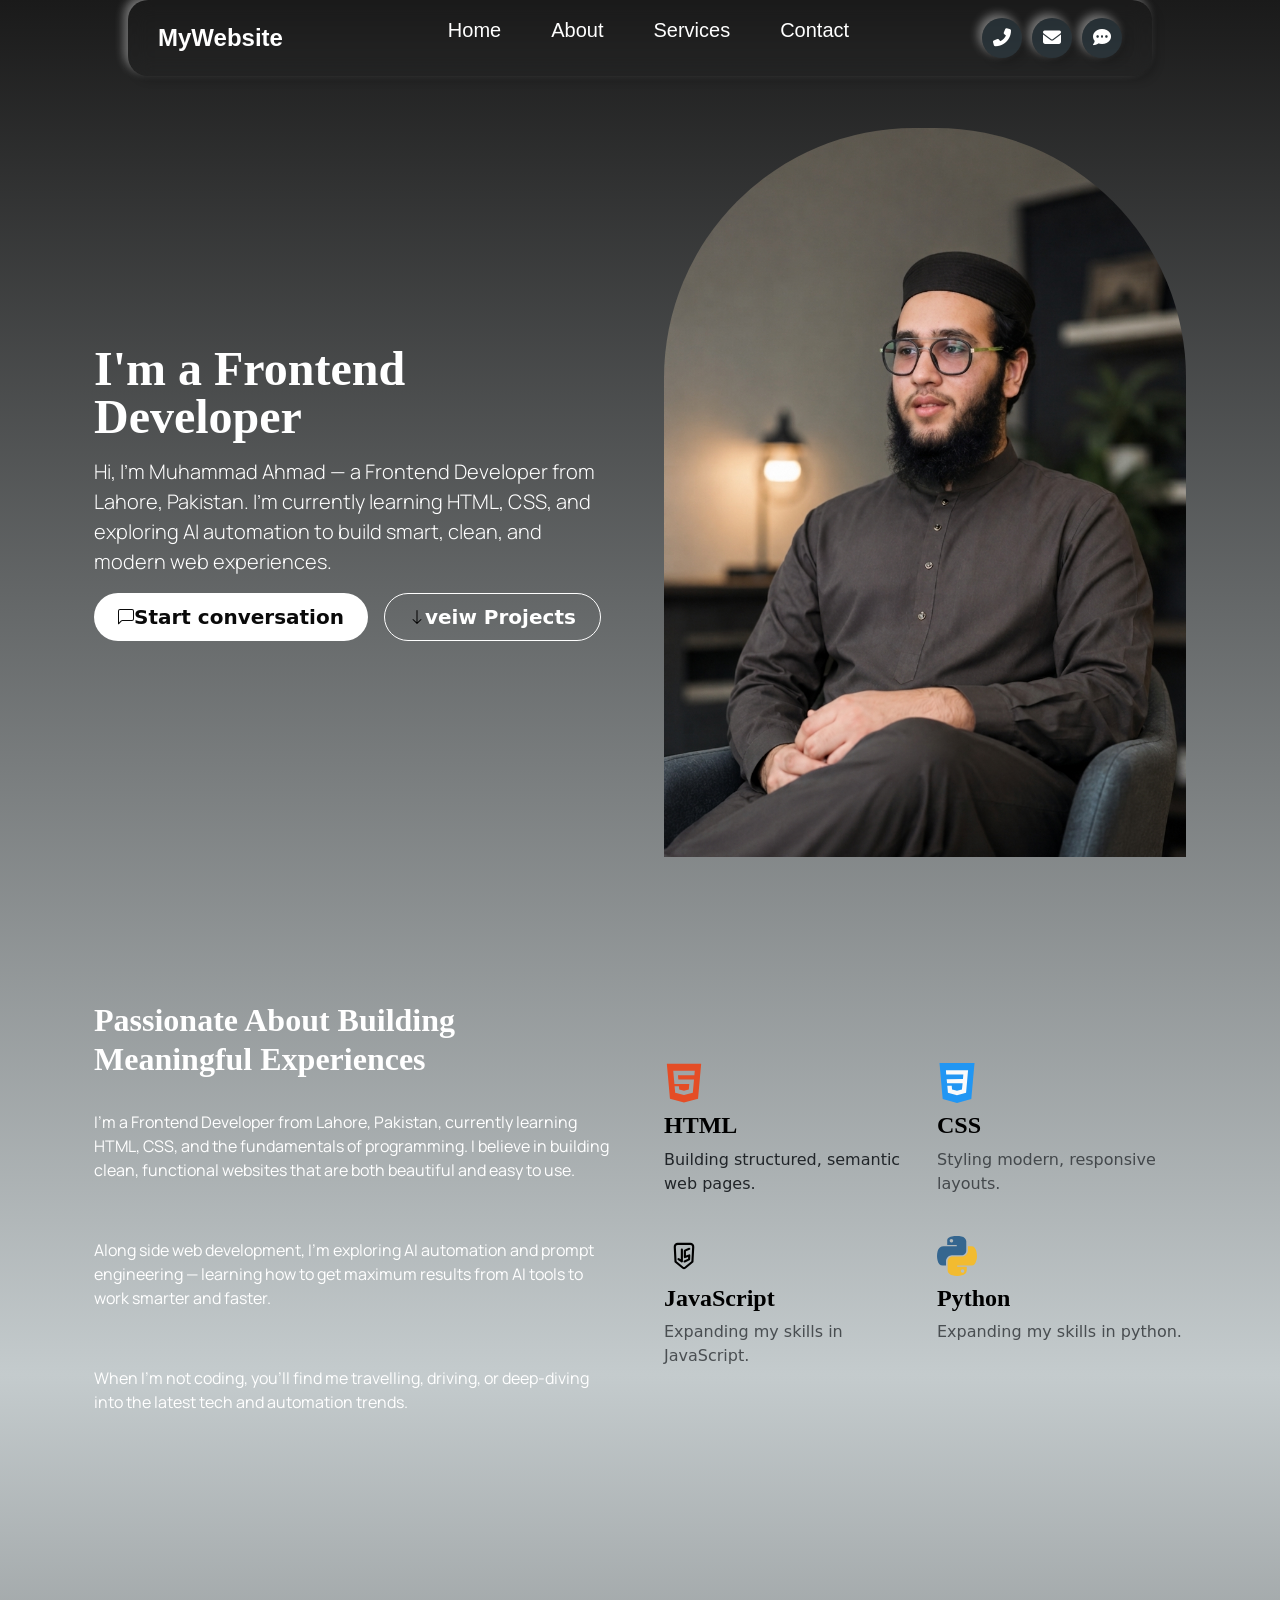
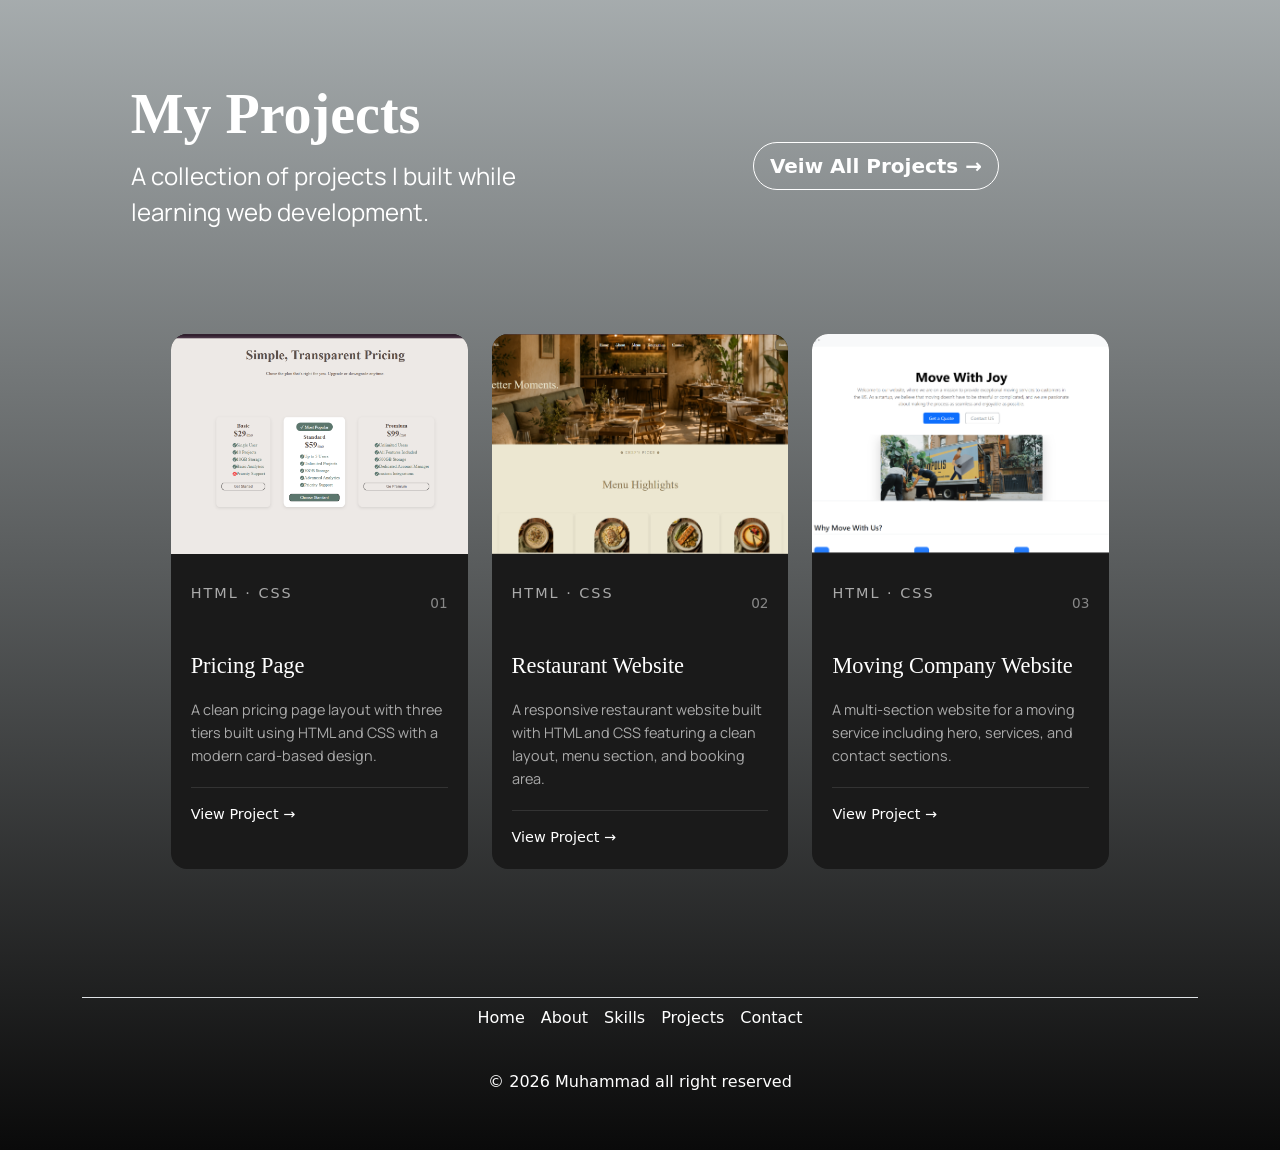
<file: index.html>
<!doctype html>
<html lang="en">
  <head>
    <meta charset="UTF-8" />
    <meta name="viewport" content="width=device-width, initial-scale=1.0" />
    <link
      href="https://cdn.jsdelivr.net/npm/bootstrap@5.3.8/dist/css/bootstrap.min.css"
      rel="stylesheet"
      integrity="sha384-sRIl4kxILFvY47J16cr9ZwB07vP4J8+LH7qKQnuqkuIAvNWLzeN8tE5YBujZqJLB"
      crossorigin="anonymous"
    />
    <link rel="preconnect" href="https://fonts.googleapis.com" />
    <link rel="preconnect" href="https://fonts.gstatic.com" crossorigin />
    <link
      href="https://fonts.googleapis.com/css2?family=Manrope:wght@200..800&display=swap"
      rel="stylesheet"
    />
    <link
  rel="stylesheet"
  href="https://cdnjs.cloudflare.com/ajax/libs/font-awesome/6.5.0/css/all.min.css"
/>
<link rel="stylesheet" href="./style.css">
    <title>Portfolio</title>
  </head>
  <body>
    <!-- Navbar -->
    <nav>
      <div class="navbar">
        <div class="logo">MyWebsite</div>
        <ul class="nav-links">
          <li><a href="#home">Home</a></li>
          <li><a href="#about">About</a></li>
          <li><a href="#services">Services</a></li>
          <li><a href="#contact">Contact</a></li>
        </ul>
        <div class="contact-buttons">
          <button class="icon-btn"><i class="fas fa-phone-alt"></i></button>
          <button class="icon-btn"><i class="fas fa-envelope"></i></button>
          <button class="icon-btn"><i class="fas fa-comment-dots"></i></button>
        </div>
      </div>
    </nav>
    <!-- hero -->
    <section class="hero gradient-background">
      <div class="container pt-1 col-xxl-8 px-4 py-5">
        <div class="row flex-lg-row-reverse align-items-center g-5 py-5">
          <div class="col-10 col-sm-8 col-lg-6">
            <img
              src="./images/hero section my pic.png"
              class="img-my d-block mx-10 img-fluid"
              alt="Bootstrap Themes"
              width="700"
              height="500"
              loading="lazy"
            />
          </div>
          <div class="col-lg-6">
            <h1 class="heading display-5 fw-bold lh-1 mb-3">I'm a Frontend Developer</h1>
            <p class="para lead">
            Hi, I'm Muhammad Ahmad — a Frontend Developer from 
Lahore, Pakistan. I'm currently learning HTML, CSS, 
and exploring AI automation to build smart, clean, 
and modern web experiences.
            </p>
            <div class="d-grid gap-2 d-md-flex justify-content-md-start">
              <button
                type="button"
                id="btn-1"
                class="btn btn-primary btn-lg px-4 me-md-2"
              >
                <svg
                  xmlns="http://www.w3.org/2000/svg"
                  width="16"
                  height="16"
                  fill="currentColor"
                  class="bi bi-chat-left"
                  viewBox="0 0 16 16"
                >
                  <path
                    d="M14 1a1 1 0 0 1 1 1v8a1 1 0 0 1-1 1H4.414A2 2 0 0 0 3 11.586l-2 2V2a1 1 0 0 1 1-1zM2 0a2 2 0 0 0-2 2v12.793a.5.5 0 0 0 .854.353l2.853-2.853A1 1 0 0 1 4.414 12H14a2 2 0 0 0 2-2V2a2 2 0 0 0-2-2z"
                  />
                </svg>
                Start conversation
              </button>
              <button
                type="button"
                id="btn-2"
                class="btn btn-outline-secondary btn-lg px-4"
              >
                <img src="./images/arrow-down.svg" />
                veiw Projects
              </button>
            </div>
          </div>
        </div>
      </div>
    </section>

    <!-- about -->
    <section class="about">
      <div class="container px-4 pb-5 mb-5">
        <div
          class="row row-cols-1 row-cols-md-2 align-items-md-center g-5 py-5"
        >
          <div class="col d-flex flex-column align-items-start gap-2">
            <h2 class="heading fw-bold">
              Passionate About Building Meaningful Experiences
            </h2>
            <p class="para py-3">
              I'm a Frontend Developer from Lahore, Pakistan, currently learning
              HTML, CSS, and the fundamentals of programming. I believe in
              building clean, functional websites that are both beautiful and
              easy to use.
            </p>

            <p class="para py-3">
              Along side web development, I'm exploring AI automation and prompt
              engineering — learning how to get maximum results from AI tools to
              work smarter and faster.
            </p>

            <p class="para py-3">
              When I'm not coding, you'll find me travelling, driving, or
              deep-diving into the latest tech and automation trends.
            </p>
          </div>

          <div class="col">
            <div class="row row-cols-1 row-cols-sm-2 g-4">
              <div class="col d-flex flex-column gap-2">
                <div
                  class="feature-icon-small d-inline-flex align-items-center justify-content-center text-bg-primar fs-4 rounded-3"
                >
                  <img src="./images/html-5.svg" />
                </div>
                <h4 class="skill-name fw-semibold mb-0 text-body-emphasis">
                  HTML
                </h4>
                <p class="text-body-secoy">
                  Building structured, semantic web pages.
                </p>
              </div>
              <div class="col d-flex flex-column gap-2">
                <div
                  class="feature-icon-small d-inline-flex align-items-center justify-content-center fs-4 rounded-3"
                >
                  <img src="./images/css.svg" />
                </div>
                <h4 class="skill-name fw-semibold mb-0 text-body-emphasis">
                  CSS
                </h4>
                <p class="text-body-secondary">
                  Styling modern, responsive layouts.
                </p>
              </div>
              <div class="col d-flex flex-column gap-2">
                <div
                  class="feature-icon-small d-inline-flex align-items-center justify-content-center fs-4 rounded-3"
                >
                  <img src="./images/java-script.svg" />
                </div>
                <h4 class="skill-name fw-semibold mb-0 text-body-emphasis">
                  JavaScript
                </h4>
                <p class="text-body-secondary">
                  Expanding my skills in JavaScript.
                </p>
              </div>
              <div class="col d-flex flex-column gap-2">
                <div
                  class="feature-icon-small d-inline-flex align-items-center justify-content-center t fs-4 rounded-3"
                >
                  <img src="./images/python.svg" />
                </div>
                <h4 class="skill-name fw-semibold mb-0 text-body-emphasis">
                  Python
                </h4>
                <p class="skill-benefit text-body-secondary">
                  Expanding my skills in python.
                </p>
              </div>
            </div>
          </div>
        </div>
      </div>
    </section>
    <!-- My Projects-->
    <section class="projects">
      <div class="container col-xl-10 col-xxl-8 px-4 py-5">
        <div class="row align-items-center g-lg-5 py-5">
          <div class="col-lg-7 text-center text-lg-start">
            <h2 class="heading display-4 fw-bold lh-1 mb-3 text-start">
              My Projects
            </h2>
            <p class="para col-lg-10 fs-4 text-start">
              A collection of projects I built while learning web development.
            </p>
          </div>
          <div class="col-md-10 mx-auto col-lg-5">
            <button class="project-btn btn btn-lg" type="submit">
              Veiw All Projects →
            </button>
          </div>
        </div>
        <!-- album-->
        <div class="album">

  <div class="proj-card">
    <img src="./images/pricing plan.png" alt="Pricing Page" />
    <div class="proj-body">
      <div class="proj-meta">
        <p class="proj-tag py-2">HTML · CSS</p>
        <span class="proj-num">01</span>
      </div>
      <h3 class="font py-2">Pricing Page</h3>
      <p class="font-2">A clean pricing page layout with three tiers built using HTML and CSS with a modern card-based design.</p>
      <a href="./links/personal.html">View Project →</a>
    </div>
  </div>

  <div class="proj-card">
    <img src="./images/resturant.png" alt="Restaurant Website" />
    <div class="proj-body">
      <div class="proj-meta">
        <p class="proj-tag py-2">HTML · CSS</p>
        <span class="proj-num">02</span>
      </div>
      <h3 class="font py-2">Restaurant Website</h3>
      <p class="font-2">A responsive restaurant website built with HTML and CSS featuring a clean layout, menu section, and booking area.</p>
      <a href="./links/index.html">View Project →</a>
    </div>
  </div>

  <div class="proj-card">
    <img src="./images/corior.png" alt="Moving Company Website" />
    <div class="proj-body">
      <div class="proj-meta">
        <p class="proj-tag py-2">HTML · CSS</p>
        <span class="proj-num">03</span>
      </div>
      <h3 class="font py-2">Moving Company Website</h3>
      <p class="font-2">A multi-section website for a moving service including hero, services, and contact sections.</p>
      <a href="./links/move.html">View Project →</a>
    </div>
  </div>

</div>
    </section>
    <!-- contact -->
    <!-- Footer-->
     <section class="footer">
        <div class="container">
             <footer class="py-3 my-4"> 
                <ul class="footer-links nav justify-content-center border-top pb-3 mb-3"> 
                    <li class="nav-item"><a href="#" class="nav-link px-2 ">Home</a></li> 
                    <li class="nav-item"><a href="#" class="nav-link px-2 ">About</a></li> 
                    <li class="nav-item"><a href="#" class="nav-link px-2 ">Skills</a></li> 
                    <li class="nav-item"><a href="#" class="nav-link px-2 ">Projects</a></li>
                     <li class="nav-item"><a href="#" class="nav-link px-2 ">Contact</a></li>
                     </ul> 
                     <p class="text-center" style="color: white;">© 2026 Muhammad all right reserved</p>
                     </footer> 
                    </div>
     </section>
  </body>
</html>
</file>
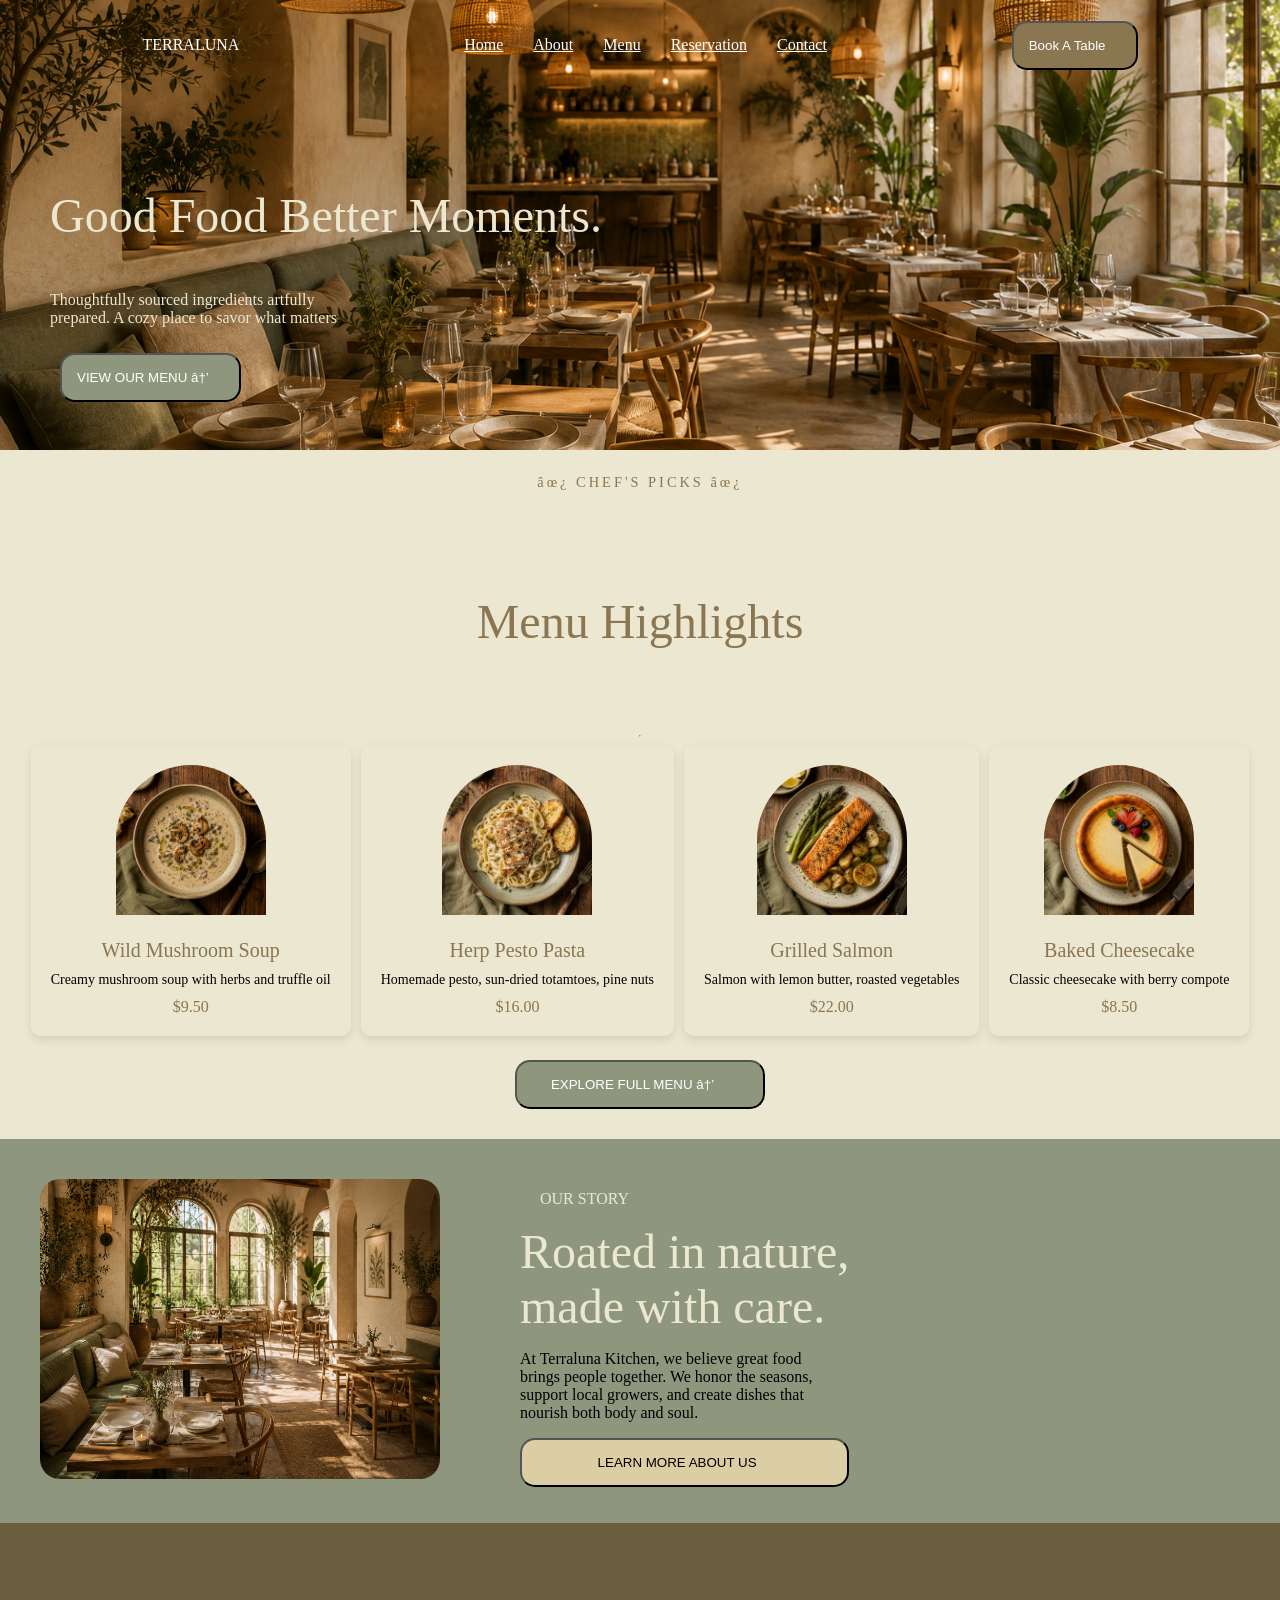
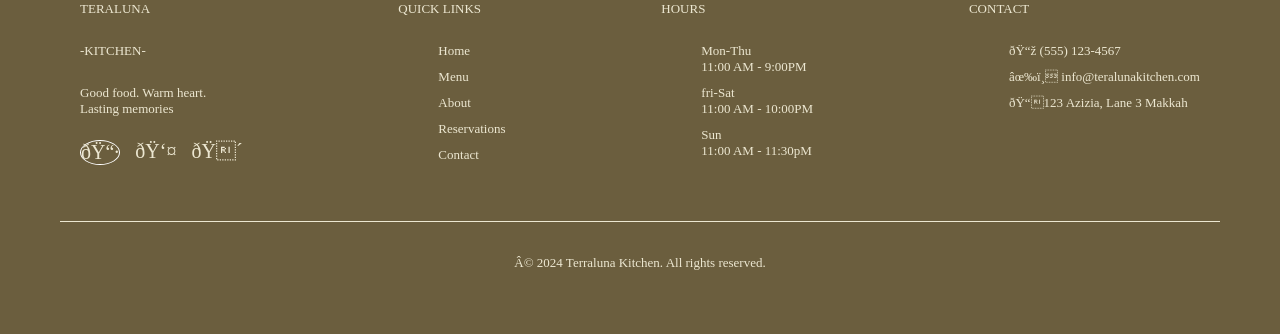
<file: links/index.html>
<!DOCTYPE html>
<html>
    <head>
        <meta charset="UFT_8">
        <title>Rstaurant</title>
        <style>
            body{
                margin: 0;
                padding: 0;
            }
            .main{
                margin: 0;
                padding: 0;
            }
            nav{
                display: flex;
                flex-direction: row;
                justify-content: space-around;
                align-items: center;
                padding: 20px 50px;
                color: white;
            }
            .nav-links{
                display: flex;
                list-style: none;
                gap: 30px;
            }
            .nav-links a {
                color: white;
            }
            .button{
                border-radius: 15px;
                padding: 15px;
                background-color: #8A7650;
                padding-right: 30px;
                color: white;
                cursor: pointer;
            }
            #hero{
                background-image: url(./ChatGPT\ Restaurant\ interior\ cozy\ warm\ lighting.png);
                background-size: cover;
                background-position: center;
                height: 50vh;

            }
            .title{
                color: #ECE7D1;
                padding-top: 50px;
                padding-left: 50px;
            }
            .heading{
                font-size: 3rem;
            }
            .second{
                background-color: #8E977D;
                color: white;
                margin: 10px;
            }
            .menu-cards{
                display: flex;
                justify-content: center;
                gap: 10px;
            }
            .card img{
                height: 150px;
                width: 150px;
                text-align: center;
                padding-bottom: 20px;
                object-fit: cover;
                border-top-left-radius: 100px;
                border-top-right-radius: 100px;
            }
            .section-menu{
                display: flex;
                flex-direction: column;
                background-color: #ECE7D1;
            }
            .section-menu p{
                color: #8A7650;
                font-size: 3rem;
                text-align: center;
                padding: 30px;
            }
            .chef-picks {
                 font-size: 0.9rem !important;
                 letter-spacing: 3px;
                 padding: 10px !important;
            }
            .card{
                background-color: #ECE7D1;
                justify-content: center;
                text-align: center;
                padding:20px;
                border: none;
                border-radius: 10px;
                box-shadow: 0px 4px 10px rgba(0, 0, 0, 0.1);
               position: relative
            }
            .name-item{
                font-size: 20px;
                color: #8A7650;
                padding-bottom: 10px;
            }
            .describe{
                font-size: 14px;
                margin-bottom: 10px;
            }
            .price{
                color:#8A7650;
            }
            .explore-menu{
                background-color: #8E977D;
                width: 250px;
                margin-top: 24px;
                margin-bottom: 30px;
                align-self: center;
            }
            .float{
                width: 400px;
                height: 300px;
                border-radius: 20px;
                margin: 40px;
            }
  
            .main-div{
                display: flex;
                align-items: center;
                gap: 40px;
                background-color:#8E977D ;
            }
            .about{
                display: flex;
                flex-direction: column;
            }
            .story{
                margin: 0;
            }
            .our-story{
                padding-left: 20px;
            }
            .colour{
                color: #ECE7D1;

            }
            .about-us{
                color: black;
                background-color:#DBCEA5 ;
            }
            footer {
                  background-color: #6B5E3E;
                  color: #ECE7D1;
                  padding: 50px 60px;
                  font-size: 13px;
                 }
            .footer-main{
                display: flex;
                justify-content: space-between;
            }
            .footer-ul{
                list-style: none;
                display: flex;
                flex-direction: column;
                gap: 10px;
            }
            footer ul a {
                text-decoration: none;
                color: #ECE7D1;
            }
            .col{
                display: flex;
                flex-direction: column;
                padding: 15px 20px;
            }
            .social-icons {
    display: flex;
    gap: 15px;
    margin-top: 10px;
    font-size: 20px;
}             
                .insta{
                    align-content: center;
                    border: 1px solid white;
                    border-radius: 50%;
                    margin: 0;
                    padding: 0;

                }
            .footer-bottom {
                text-align: center;
                border-top: 1px solid #ECE7D1;
                margin-top: 30px;
               padding-top: 20px;
              }

            
            @media (max-width:768px){
                nav{
                    flex-direction: column;
                    padding: 15px 10px;
                }
                .nav-links{
                    flex-wrap: wrap;
                    justify-content: center;
                    gap: 15px;
                    padding:0 ;
                }
                #hero{
                    height: auto;
                    min-height: 60vh;
                }
                .title{
                    padding: 30px 20px;
                }
                .heading{
                    font-size: 1.8rem;
                }
                .menu-cards{
                    display: flex;
                    flex-direction: column;
                }
                .card{
                    align-self: center;
                }
                .main-div{
                    display: flex;
                    flex-direction: column;
                    gap: 1px;
                }


            }


        </style>
    </head>
    <body>
        <div class="main">
        <section id="hero">
        <nav>
            <div class="logo">TERRALUNA</div>
                <ul class="nav-links">
                    <li><a href="#home">Home</a></li>
                    <li><a href="about">About</a></li>
                    <li><a href="#menu">Menu</a></li>
                    <li><a href="reservation">Reservation</a></li>
                    <li><a href="contact">Contact</a></li>
                </ul>
                <button class="button first">Book A Table</button>
            </nav>
         
            <div class="title">
                <p class="heading">Good Food Better Moments.</p>
                <p>Thoughtfully sourced ingredients artfully </br>
                 prepared. A cozy place to savor what matters</p>
                 <button class="button second">VIEW OUR MENU →</button>
            </div>
        </section>


          <section id="menu">
              <div class="section-menu">
                <p class="chef-picks">✿ CHEF'S PICKS ✿</p>
                  <p>Menu Highlights</p>
                  <hr class="menu-line">
                     <div class="menu-cards">
                          <div class="card">
                              <img src="./mushroom.png">
                              <div class="name-item">Wild Mushroom Soup</div>
                               <div class="describe">Creamy mushroom soup with herbs and truffle oil</div>
                               <div class="price">$9.50</div>
                           </div>
                           <div class="card">
                              <img src="./pesto.png">
                              <div class="name-item">Herp Pesto Pasta</div>
                               <div class="describe">Homemade pesto, sun-dried totamtoes, pine nuts</div>
                               <div class="price">$16.00</div>
                           </div>
                           <div class="card">
                              <img src="./grilled salmon.png">
                              <div class="name-item">Grilled Salmon</div>
                               <div class="describe">Salmon with lemon butter, roasted vegetables</div>
                               <div class="price">$22.00</div>
                           </div>
                           <div class="card">
                              <img src="./cheesecake.png">
                              <div class="name-item">Baked Cheesecake</div>
                               <div class="describe">Classic cheesecake with berry compote</div>
                               <div class="price">$8.50</div>
                           </div>
                     </div>
                     <button class="button explore-menu">EXPLORE FULL MENU  →</button>
              </div>


        </section>

        <section id="about">
            <div class="main-div">
                <div class="img-div"><img class="float" src="./ChatGPT Restaurant dining room arched windows.png"></div>
                <div class="about">
                <p class="our-story colour">OUR STORY</p>
                <p class="heading story colour">Roated in nature, </br>made with care.</p>
                <p class="detail">
                    At Terraluna Kitchen, we believe great food</br> brings 
                     people together. We honor the seasons,</br> support local
                      growers, and create dishes that</br>
                       nourish both body and soul.
                </p>
                <button class="button about-us">LEARN MORE ABOUT US</button>
                </div>
            </div>
        </section>

       <section class="footer-section">
       <footer>
        <div class="footer-main">
            <div class="col">
                <p>TERALUNA</p>
                <p>-KITCHEN-</p>
                <P>Good food. Warm heart.</br>Lasting memories</P>
                <div class="social-icons">
               <span class="insta">📷</span>
              <span>👤</span>
              <span>🍴</span>
</div>

            </div>
            <div class="col">
                 <p>QUICK LINKS</p>
                <ul class="footer-ul quick-links">
                    <li><a href="#">Home</a></li>
                    <li><a href="#">Menu</a></li>
                    <li><a href="#">About</a></li>
                    <li><a href="#">Reservations</a></li>
                    <li><a href="#">Contact</a></li>
                </ul>
            </div>
            <div class="col">
                <p>HOURS</p>
                <ul class="footer-ul">
                    <li>Mon-Thu</br>11:00 AM - 9:00PM</li>
                    <li>fri-Sat</br>11:00 AM - 10:00PM</li>
                    <li>Sun</br>11:00 AM - 11:30pM</li>
                </ul>
            </div>
            <div class="col">
                <p>CONTACT</p>
                <ul class="footer-ul">
                    <li>📞 (555) 123-4567</li>
                    <li>✉️ info@teralunakitchen.com</li>
                    <li>📍123 Azizia, Lane 3 Makkah </li>
                </ul>
            </div>
        </div>
        <div class="footer-bottom">
            <p>© 2024 Terraluna Kitchen. All rights reserved.</p>
        </div>

       </footer> 
       </div>
       </section>
    </body>
</html>
</file>
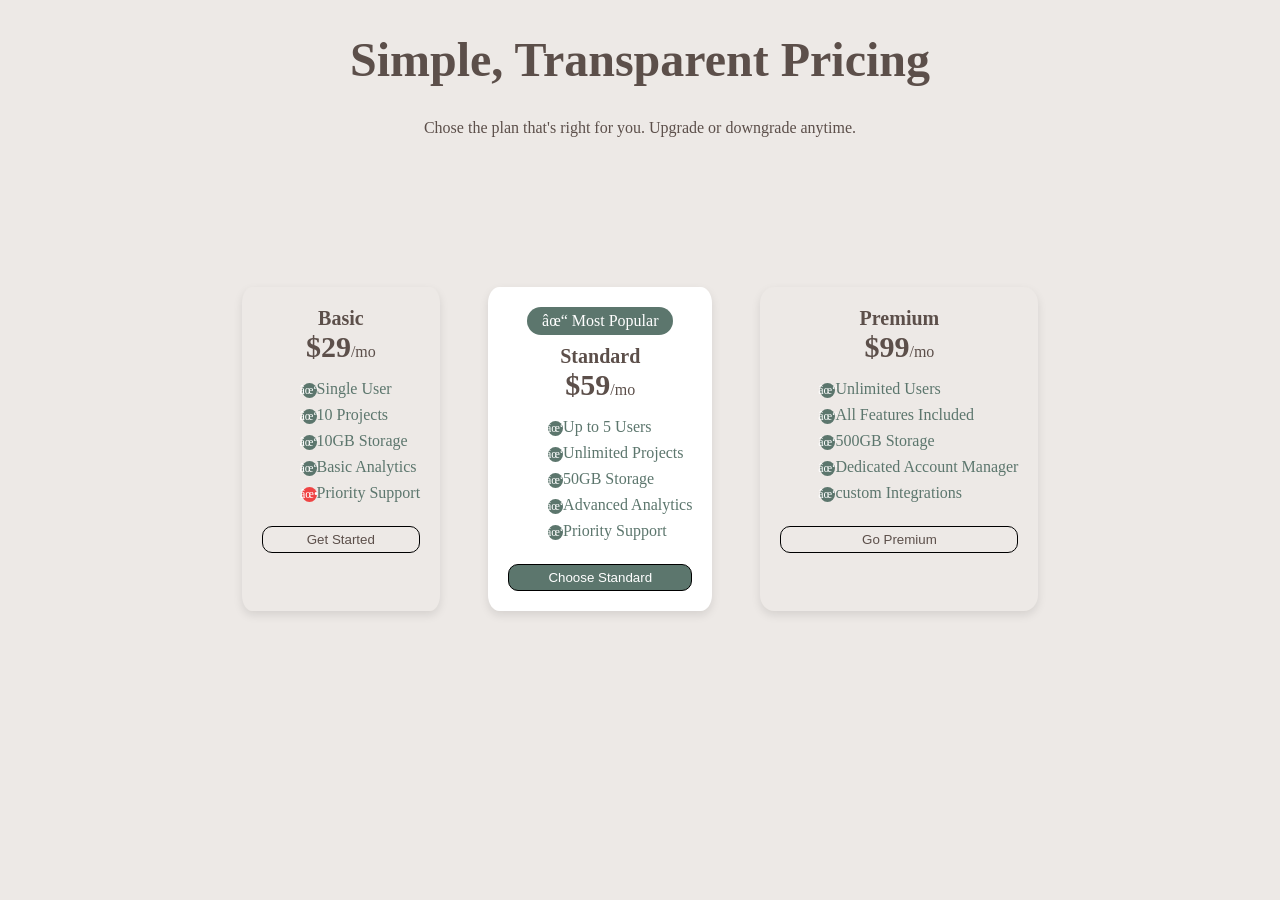
<file: links/personal.html>
<!doctype html>
<html>
  <head>
    <title>Pricing Plan</title>
    <meta charset="UFT-8" />
    <style>
      body {
        background-color: #ede9e6;
        color: #5c4f4a;
      }
      h1 {
        font-size: 3rem;
        text-align: center;
      }
      p {
        text-align: center;
      }
      .main {
        display: flex;
        justify-content: center;
        gap: 3rem;
        margin-top: 150px;
      }
      .center {
        text-align: center;
        color: #5c4f4a;
      }
      .container {
        display: flex;
        flex-direction: column;
        background-color: #ede9e6;
        padding: 20px;
        border: none;
        border-radius: 5%;
        box-shadow: 0px 4px 10px rgba(0, 0, 0, 0.1);
        position: relative;
      }
      .plan-name {
        font-size: 20px;
        font-weight: bold;
      }
      .price {
        font-size: 30px;
        font-weight: bolder;
      }
      span {
        font-size: 16px;
        font-weight: lighter;
      }
      .button {
        background-color: #ede9e6;
        padding: 5px;
        border: 1px solid black;
        border-radius: 10px;
        width: 100%;
        cursor: pointer;
      }
      #standard {
        background-color: #5c766d;
        color: #ffffff;
      }
      .badge {
        background-color: #5c766d;
        color: white;
        padding: 5px 15px;
        margin-bottom: 50px;
        border-radius: 20px;
        text-align: center;
        width: fit-content;
        margin: 0 auto 10px auto;
      }
      #popular {
        background-color: #ffffff;
      }
      .benefit li {
        color: #5c766d;
        list-style: none;
        margin-bottom: 8px;
      }
      .tick {
        display: inline-flex;
        align-items: center;
        justify-content: center;
        width: 15px;
        height: 15px;
        border-radius: 50%;
        background-color: #5c766d;
        color: white;
        font-size: 12px;
      }
      #cross {
        background-color: #ef4444;
      }
      @media (max-width: 768px) {
        .main {
          flex-direction: column;
          align-items: center;
        }
      }
    </style>
  </head>
  <body>
    <h1>Simple, Transparent Pricing</h1>
    <p>Chose the plan that's right for you. Upgrade or downgrade anytime.</p>
    <div class="main">
      <div class="container">
        <div class="plan-name center">Basic</div>
        <div class="price center">$29<span>/mo</span></div>
        <ul class="benefit">
          <li><span class="tick">✓</span>Single User</li>
          <li><span class="tick">✓</span>10 Projects</li>
          <li><span class="tick">✓</span>10GB Storage</li>
          <li><span class="tick">✓</span>Basic Analytics</li>
          <li><span class="tick" id="cross">✕</span>Priority Support</li>
        </ul>
        <button class="button center">Get Started</button>
      </div>

      <div id="popular" class="container">
        <div class="badge">✓ Most Popular</div>
        <div class="plan-name center">Standard</div>
        <div class="price center">$59<span>/mo</span></div>
        <ul class="benefit">
          <li><span class="tick">✓</span>Up to 5 Users</li>
          <li><span class="tick">✓</span>Unlimited Projects</li>
          <li><span class="tick">✓</span>50GB Storage</li>
          <li><span class="tick">✓</span>Advanced Analytics</li>
          <li><span class="tick">✓</span>Priority Support</li>
        </ul>
        <button id="standard" class="button center">Choose Standard</button>
      </div>

      <div class="container">
        <div class="plan-name center">Premium</div>
        <div class="price center">$99<span>/mo</span></div>
        <ul class="benefit">
          <li><span class="tick">✓</span>Unlimited Users</li>
          <li><span class="tick">✓</span>All Features Included</li>
          <li><span class="tick">✓</span>500GB Storage</li>
          <li><span class="tick">✓</span>Dedicated Account Manager</li>
          <li><span class="tick">✓</span>custom Integrations</li>
        </ul>
        <button class="button center">Go Premium</button>
      </div>
    </div>
  </body>
</html>
</file>
<file: style.css>
/*Body*/
body {
  background: linear-gradient(to bottom, #1a1a1a, #c4cbcd, #0a0a0a);
}
/*Navbar*/
nav {
  font-family: "Arial", sans-serif;
  background-size: 100% 100%;
  display: flex;
  justify-content: center;
  align-items: flex-start;
  margin-top: 0;
  margin: 0;
  padding: 0;
  box-sizing: border-box;
}
.navbar {
  display: flex;
  justify-content: space-between;
  align-items: center;
  width: 100%;
  background: rba(255, 255, 255, 0.2);
  backdrop-filter: blur(10px);
  -webkit-backdrop-filter: blur(10px);
  padding: 15px 30px;
  border-radius: 20px;
  width: 80%;
  max-width: 1200px;
  box-shadow:
    4px 4px 10px rgba(0, 0, 0, 0.2),
    -4px -4px 10px rgba(255, 255, 255, 0.4);
}
.logo {
  font-size: 24px;
  font-weight: bold;
  color: white;
}

.nav-links {
  display: flex;
  list-style: none;
  gap: 20px;
}
.nav-links li a {
  padding: 10px 15px;
  border-radius: 10px;
  text-decoration: none;
  font-size: 20px;
  color: #fff;
  transition: all 0.3s ease;
}
.nav-links li a:hover {
  color: #fff;
  background-color: rgba(255, 255, 255, 0.25);
  box-shadow: inset 1px 1px 2px rgba(255, 255, 255, 0.3);
}
.contact-buttons {
  display: flex;
  gap: 10px;
}

.icon-btn {
  display: flex;
  align-items: center;
  justify-content: center;
  width: 40px;
  height: 40px;
  background: rgba(80, 125, 151, 0.2);
  border: none;
  border-radius: 50%;
  box-shadow:
    4px 4px 10px rgba(0, 0, 0, 0.2),
    -4px -4px 10px rgba(255, 255, 255, 0.4);
  cursor: pointer;
  transition: all 0.3s ease;
}
.icon-btn i {
  font-size: 18px;
  color: #fff;
}

.icon-btn:hover {
  background: rgba(255, 255, 255, 0.3);
  box-shadow:
    2px 2px 6px rgba(0, 0, 0, 0.3),
    -2px -2px 6px rgba(255, 255, 255, 0.5);
}

.icon-btn:hover i {
  color: #35595f;
}

.icon-btn:active {
  box-shadow:
    inset 2px 2px 5px rgba(255, 255, 255, 0.6),
    inset -2px -2px 5px rgba(0, 0, 0, 0.2);
}
/*Hero*/
.heading {
  font-family: "Playfair Display", serif;
  font-optical-sizing: auto;
  font-weight: 700;
  font-style: normal;
  color: white;
}
.para {
  color: white;
  font-family: "Manrope", sans-serif;
  font-optical-sizing: auto;
}

.img-my {
  border-top-left-radius: 250px;
  border-top-right-radius: 250px;
}
.btn {
  display: flex;
  justify-content: center;
  align-items: center;
  border-radius: 75px;
  cursor: pointer;
  font-weight: bold;
}
#btn-1 {
  background-color: white;
  color: #0a0a0a;
  border: none;
}
#btn-2 {
  color: white;
  border-color: white;
}
/*About*/
.about-let {
  max-width: 50%;
}
.feature-icon-small {
  width: 40px;
  height: 40px;
}
.skill-name {
  font-family: "Playfair Display", serif;
  font-optical-sizing: auto;
  font-weight: 700;
  font-style: normal;
  color: white;
}
/*Project*/
.project-btn {
  background-color: transparent;
  border: 1px solid white;
  color: white;
}
/*album*/
.album {
  display: grid;
  grid-template-columns: repeat(3, 1fr);
  gap: 24px;
  padding: 40px;
  max-width: 1200px;
  margin: 0 auto;
}

.proj-card {
  background-color: #1a1a1a;
  border-radius: 16px;
  overflow: hidden;
}

.proj-card img {
  width: 100%;
  height: 220px;
  object-fit: cover;
  display: block;
}

.proj-body {
  padding: 20px;
}

.proj-meta {
  display: flex;
  justify-content: space-between;
  align-items: center;
  margin-bottom: 12px;
}

.proj-tag {
  color: #888888;
  font-size: 0.75rem;
  letter-spacing: 2px;
  margin: 0;
  text-transform: uppercase;
}

.proj-num {
  color: #888888;
  font-size: 0.85rem;
}

.proj-body h3 {
  color: #ffffff;
  font-size: 1.4rem;
  margin-bottom: 10px;
}

.proj-body p {
  color: #aaaaaa;
  font-size: 0.9rem;
  line-height: 1.6;
  margin-bottom: 20px;
}

.proj-body a {
  color: #ffffff;
  text-decoration: none;
  font-size: 0.9rem;
  border-top: 1px solid #333333;
  padding-top: 16px;
  display: flex;
  justify-content: space-between;
  align-items: center;
}
.font {
  font-family: "Playfair Display", serif;
  font-optical-sizing: auto;
}
.font-2 {
  font-family: "Manrope", sans-serif;
  font-optical-sizing: auto;
}

.proj-body a:hover {
  color: #aaaaaa;
}
.footer-links a {
  color: white;
}
.footer-links a:hover {
  color: gray;
}

@media (max-width: 992px) {
  .album {
    grid-template-columns: 1fr;
  }
}

/*Media Query*/
@media screen and (max-width: 950px) {
  /*Navbar*/
  .navbar {
    padding: 15px 20px;
    border-radius: 15px;
  }

  .menu-toggle {
    display: block;
    order: 2;
  }

  .contact-buttons {
    order: 3;
  }

  .nav-links {
    display: none;
    flex-direction: column;
    position: absolute;
    top: 100%;
    left: 0;
    width: 100%;
    background: rgba(25, 35, 45, 0.95);
    backdrop-filter: blur(15px);
    margin-top: 10px;
    padding: 20px;
    border-radius: 15px;
    gap: 15px;
    box-shadow: 0 10px 25px rgba(0, 0, 0, 0.3);
    border: 1px solid rgba(255, 255, 255, 0.1);
  }
  .nav-links.active {
    display: flex;
  }

  .nav-links li {
    width: 100%;
    text-align: center;
  }

  .nav-links li a {
    display: block;
    width: 100%;
    padding: 12px;
    font-size: 18px;
  }
  /*Hero*/
  .heading {
    font-size: 50px;
  }
}
</file>
